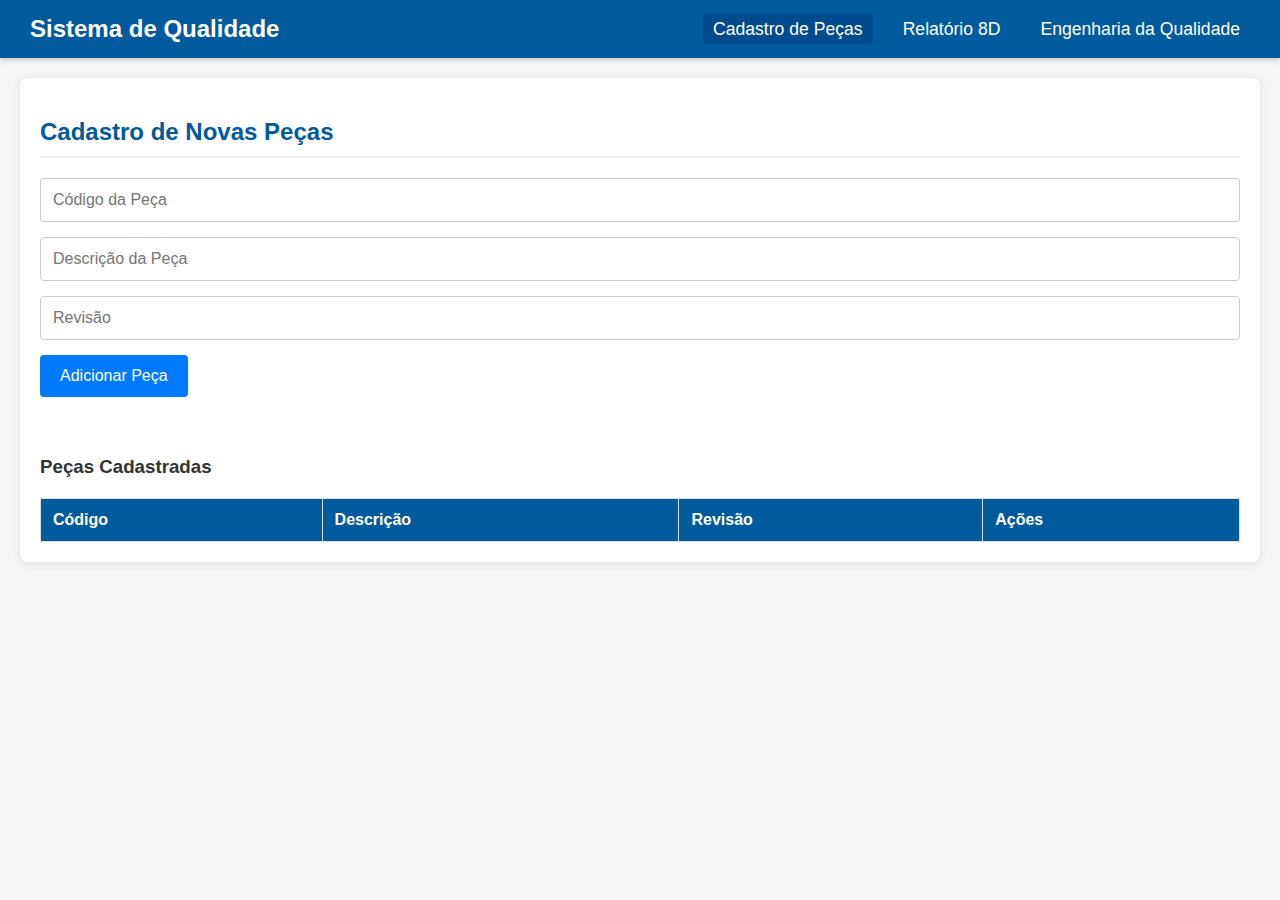
<file: index.html>
<!DOCTYPE html>
<html lang="pt-br">
<head>
    <meta charset="UTF-8">
    <meta name="viewport" content="width=device-width, initial-scale=1.0">
    <title>Cadastro de Peças - Sistema de Qualidade</title>
    <link rel="stylesheet" href="style.css">
</head>
<body>
    <nav>
        <div class="logo">Sistema de Qualidade</div>
        <ul class="nav-links">
            <li><a href="index.html" class="active">Cadastro de Peças</a></li>
            <li><a href="relatorio_8d.html">Relatório 8D</a></li>
            <li><a href="engenharia_qualidade.html">Engenharia da Qualidade</a></li>
        </ul>
    </nav>

    <main class="container">
        <section class="form-section">
            <h2>Cadastro de Novas Peças</h2>
            <form id="peca-form">
                <input type="text" id="codigo-peca" placeholder="Código da Peça" required>
                <input type="text" id="descricao-peca" placeholder="Descrição da Peça" required>
                <input type="text" id="revisao-peca" placeholder="Revisão">
                <button type="submit">Adicionar Peça</button>
            </form>
        </section>

        <section class="table-container">
            <h3>Peças Cadastradas</h3>
            <table id="pecas-table">
                <thead>
                    <tr>
                        <th>Código</th>
                        <th>Descrição</th>
                        <th>Revisão</th>
                        <th>Ações</th>
                    </tr>
                </thead>
                <tbody>
                    </tbody>
            </table>
        </section>
    </main>

    <script src="script.js"></script>
</body>
</html>
</file>
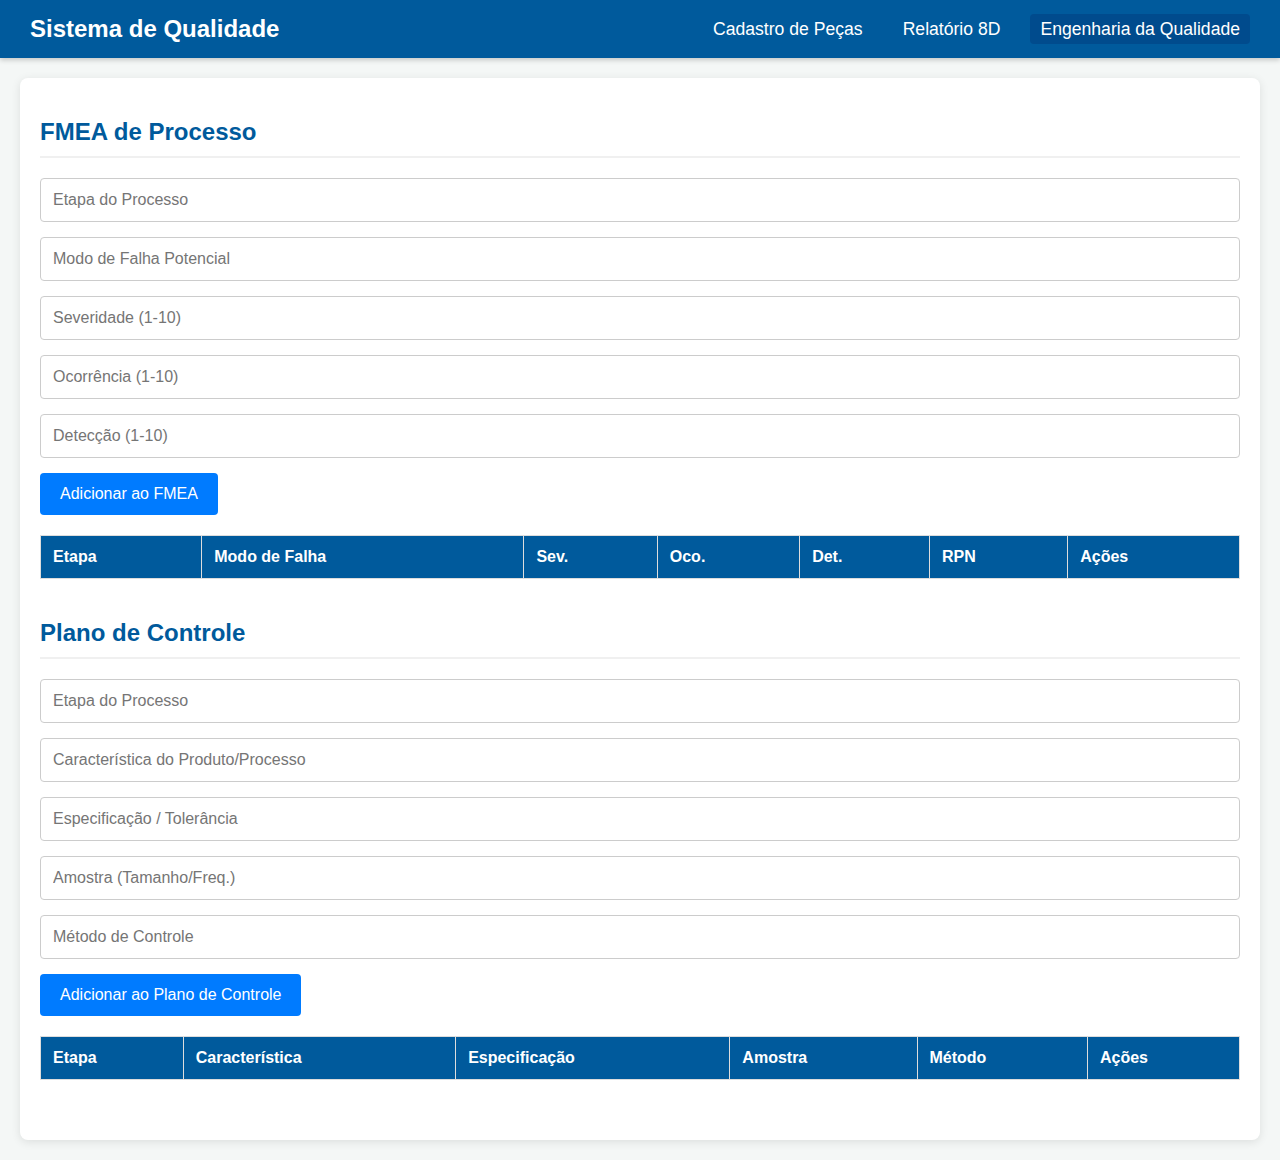
<file: engenharia_qualidade.html>
<!DOCTYPE html>
<html lang="pt-br">
<head>
    <meta charset="UTF-8">
    <meta name="viewport" content="width=device-width, initial-scale=1.0">
    <title>Engenharia da Qualidade - Sistema de Qualidade</title>
    <link rel="stylesheet" href="style.css">
</head>
<body>
    <nav>
        <div class="logo">Sistema de Qualidade</div>
        <ul class="nav-links">
            <li><a href="index.html">Cadastro de Peças</a></li>
            <li><a href="relatorio_8d.html">Relatório 8D</a></li>
            <li><a href="engenharia_qualidade.html" class="active">Engenharia da Qualidade</a></li>
        </ul>
    </nav>

    <main class="container">
        <section class="quality-section">
            <h2>FMEA de Processo</h2>
            <form id="fmea-form">
                <input type="text" id="fmea-etapa" placeholder="Etapa do Processo" required>
                <input type="text" id="fmea-modo-falha" placeholder="Modo de Falha Potencial" required>
                <input type="number" id="fmea-severidade" placeholder="Severidade (1-10)" min="1" max="10" required>
                <input type="number" id="fmea-ocorrencia" placeholder="Ocorrência (1-10)" min="1" max="10" required>
                <input type="number" id="fmea-deteccao" placeholder="Detecção (1-10)" min="1" max="10" required>
                <button type="submit">Adicionar ao FMEA</button>
            </form>
            <div class="table-container">
                <table id="fmea-table">
                    <thead>
                        <tr>
                            <th>Etapa</th>
                            <th>Modo de Falha</th>
                            <th>Sev.</th>
                            <th>Oco.</th>
                            <th>Det.</th>
                            <th>RPN</th>
                            <th>Ações</th>
                        </tr>
                    </thead>
                    <tbody></tbody>
                </table>
            </div>
        </section>

        <section class="quality-section">
            <h2>Plano de Controle</h2>
            <form id="control-plan-form">
                <input type="text" id="cp-etapa" placeholder="Etapa do Processo" required>
                <input type="text" id="cp-caracteristica" placeholder="Característica do Produto/Processo" required>
                <input type="text" id="cp-especificacao" placeholder="Especificação / Tolerância" required>
                <input type="text" id="cp-amostra" placeholder="Amostra (Tamanho/Freq.)">
                <input type="text" id="cp-metodo" placeholder="Método de Controle">
                <button type="submit">Adicionar ao Plano de Controle</button>
            </form>
            <div class="table-container">
                <table id="control-plan-table">
                    <thead>
                        <tr>
                            <th>Etapa</th>
                            <th>Característica</th>
                            <th>Especificação</th>
                            <th>Amostra</th>
                            <th>Método</th>
                            <th>Ações</th>
                        </tr>
                    </thead>
                    <tbody></tbody>
                </table>
            </div>
        </section>
    </main>

    <script src="engenharia_qualidade.js"></script>
</body>
</html>
</file>
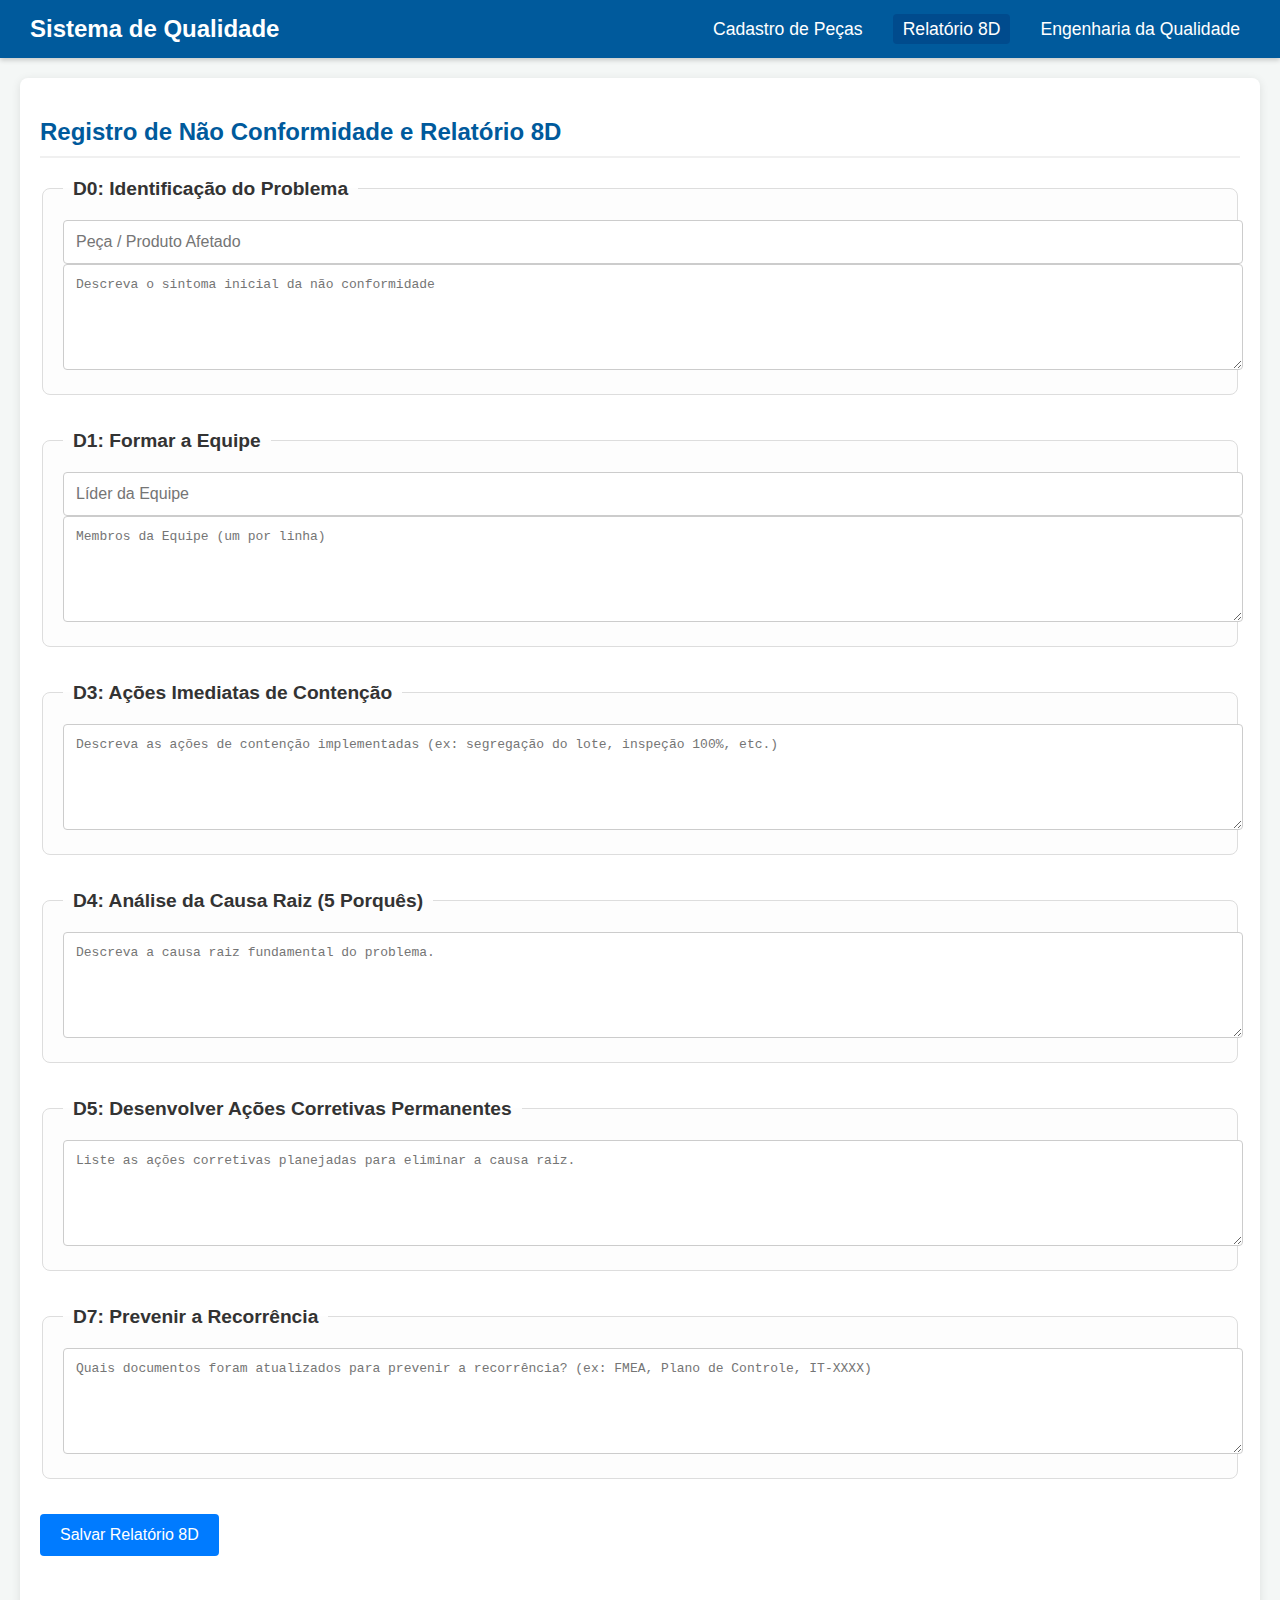
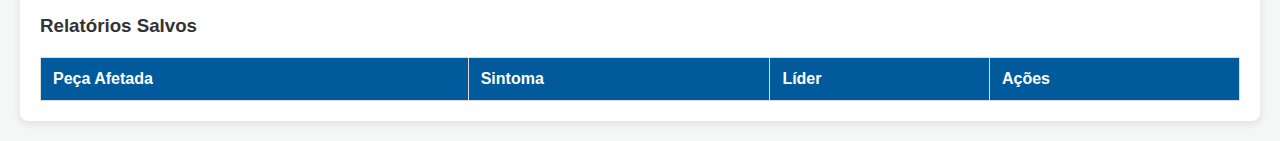
<file: relatorio_8d.html>
<!DOCTYPE html>
<html lang="pt-br">
<head>
    <meta charset="UTF-8">
    <meta name="viewport" content="width=device-width, initial-scale=1.0">
    <title>Relatório 8D - Sistema de Qualidade</title>
    <link rel="stylesheet" href="style.css">
</head>
<body>
    <nav>
        <div class="logo">Sistema de Qualidade</div>
        <ul class="nav-links">
            <li><a href="index.html">Cadastro de Peças</a></li>
            <li><a href="relatorio_8d.html" class="active">Relatório 8D</a></li>
            <li><a href="engenharia_qualidade.html">Engenharia da Qualidade</a></li>
        </ul>
    </nav>
    <main class="container">
        <section class="form-section">
            <h2>Registro de Não Conformidade e Relatório 8D</h2>
            <form id="report-8d-form">
                <fieldset>
                    <legend>D0: Identificação do Problema</legend>
                    <input type="text" id="peca-afetada" placeholder="Peça / Produto Afetado" required>
                    <textarea id="sintoma" placeholder="Descreva o sintoma inicial da não conformidade" required></textarea>
                </fieldset>
                <fieldset>
                    <legend>D1: Formar a Equipe</legend>
                    <input type="text" id="lider-equipe" placeholder="Líder da Equipe" required>
                    <textarea id="membros-equipe" placeholder="Membros da Equipe (um por linha)"></textarea>
                </fieldset>
                <fieldset>
                    <legend>D3: Ações Imediatas de Contenção</legend>
                    <textarea id="d3-acoes" placeholder="Descreva as ações de contenção implementadas (ex: segregação do lote, inspeção 100%, etc.)" required></textarea>
                </fieldset>
                <fieldset>
                    <legend>D4: Análise da Causa Raiz (5 Porquês)</legend>
                    <textarea id="d4-causa-raiz" placeholder="Descreva a causa raiz fundamental do problema." required></textarea>
                </fieldset>
                <fieldset>
                    <legend>D5: Desenvolver Ações Corretivas Permanentes</legend>
                    <textarea id="d5-acoes" placeholder="Liste as ações corretivas planejadas para eliminar a causa raiz."></textarea>
                </fieldset>
                 <fieldset>
                    <legend>D7: Prevenir a Recorrência</legend>
                    <textarea id="d7-prevencao" placeholder="Quais documentos foram atualizados para prevenir a recorrência? (ex: FMEA, Plano de Controle, IT-XXXX)"></textarea>
                </fieldset>
                <button type="submit">Salvar Relatório 8D</button>
            </form>
        </section>
        <section class="table-container">
            <h3>Relatórios Salvos</h3>
            <table id="nao-conformidade-table">
                <thead>
                    <tr>
                        <th>Peça Afetada</th>
                        <th>Sintoma</th>
                        <th>Líder</th>
                        <th>Ações</th>
                    </tr>
                </thead>
                <tbody></tbody>
            </table>
        </section>
    </main>
    <script src="relatorio_8d.js"></script>
</body>
</html>
</file>
<file: style.css>
/* Estilos Gerais */
body {
    font-family: 'Segoe UI', Tahoma, Geneva, Verdana, sans-serif;
    background-color: #f4f7f6;
    margin: 0;
    color: #333;
}

.container {
    max-width: 1200px;
    margin: 20px auto;
    padding: 20px;
    background-color: #fff;
    border-radius: 8px;
    box-shadow: 0 2px 10px rgba(0,0,0,0.1);
}

/* Navegação */
nav {
    background-color: #005A9C; /* Azul corporativo */
    color: white;
    padding: 15px 30px;
    display: flex;
    justify-content: space-between;
    align-items: center;
    box-shadow: 0 2px 5px rgba(0,0,0,0.2);
}

nav .logo {
    font-size: 1.5em;
    font-weight: bold;
}

nav .nav-links {
    list-style: none;
    margin: 0;
    padding: 0;
    display: flex;
}

nav .nav-links li {
    margin-left: 20px;
}

nav .nav-links a {
    color: white;
    text-decoration: none;
    font-size: 1.1em;
    padding: 5px 10px;
    border-radius: 4px;
    transition: background-color 0.3s;
}

nav .nav-links a:hover, nav .nav-links a.active {
    background-color: #004B8D;
}

/* Formulários */
.form-section, .quality-section {
    margin-bottom: 40px;
}

h2 {
    color: #005A9C;
    border-bottom: 2px solid #f0f0f0;
    padding-bottom: 10px;
    margin-bottom: 20px;
}

form {
    display: flex;
    flex-wrap: wrap;
    gap: 15px;
}

input[type="text"],
input[type="number"],
textarea {
    width: 100%;
    padding: 12px;
    border: 1px solid #ccc;
    border-radius: 4px;
    font-size: 1em;
}

textarea {
    min-height: 80px;
    resize: vertical;
}

button {
    background-color: #007BFF;
    color: white;
    padding: 12px 20px;
    border: none;
    border-radius: 4px;
    cursor: pointer;
    font-size: 1em;
    transition: background-color 0.3s;
}

button:hover {
    background-color: #0056b3;
}

button.delete-btn, button.view-btn {
    padding: 8px 12px;
    font-size: 0.9em;
}

button.delete-btn {
    background-color: #dc3545;
}

button.delete-btn:hover {
    background-color: #c82333;
}

/* Tabelas */
.table-container {
    overflow-x: auto;
}

table {
    width: 100%;
    border-collapse: collapse;
    margin-top: 20px;
}

th, td {
    border: 1px solid #ddd;
    padding: 12px;
    text-align: left;
}

th {
    background-color: #005A9C;
    color: white;
    font-weight: bold;
}

tbody tr:nth-child(even) {
    background-color: #f9f9f9;
}

tbody tr:hover {
    background-color: #f1f1f1;
}

/* Estilos Específicos do 8D */
fieldset {
    border: 1px solid #ddd;
    border-radius: 8px;
    padding: 20px;
    margin-bottom: 20px;
    background-color: #fdfdfd;
    width: 100%;
}

legend {
    font-weight: bold;
    font-size: 1.2em;
    padding: 0 10px;
    color: #333;
}
</file>
